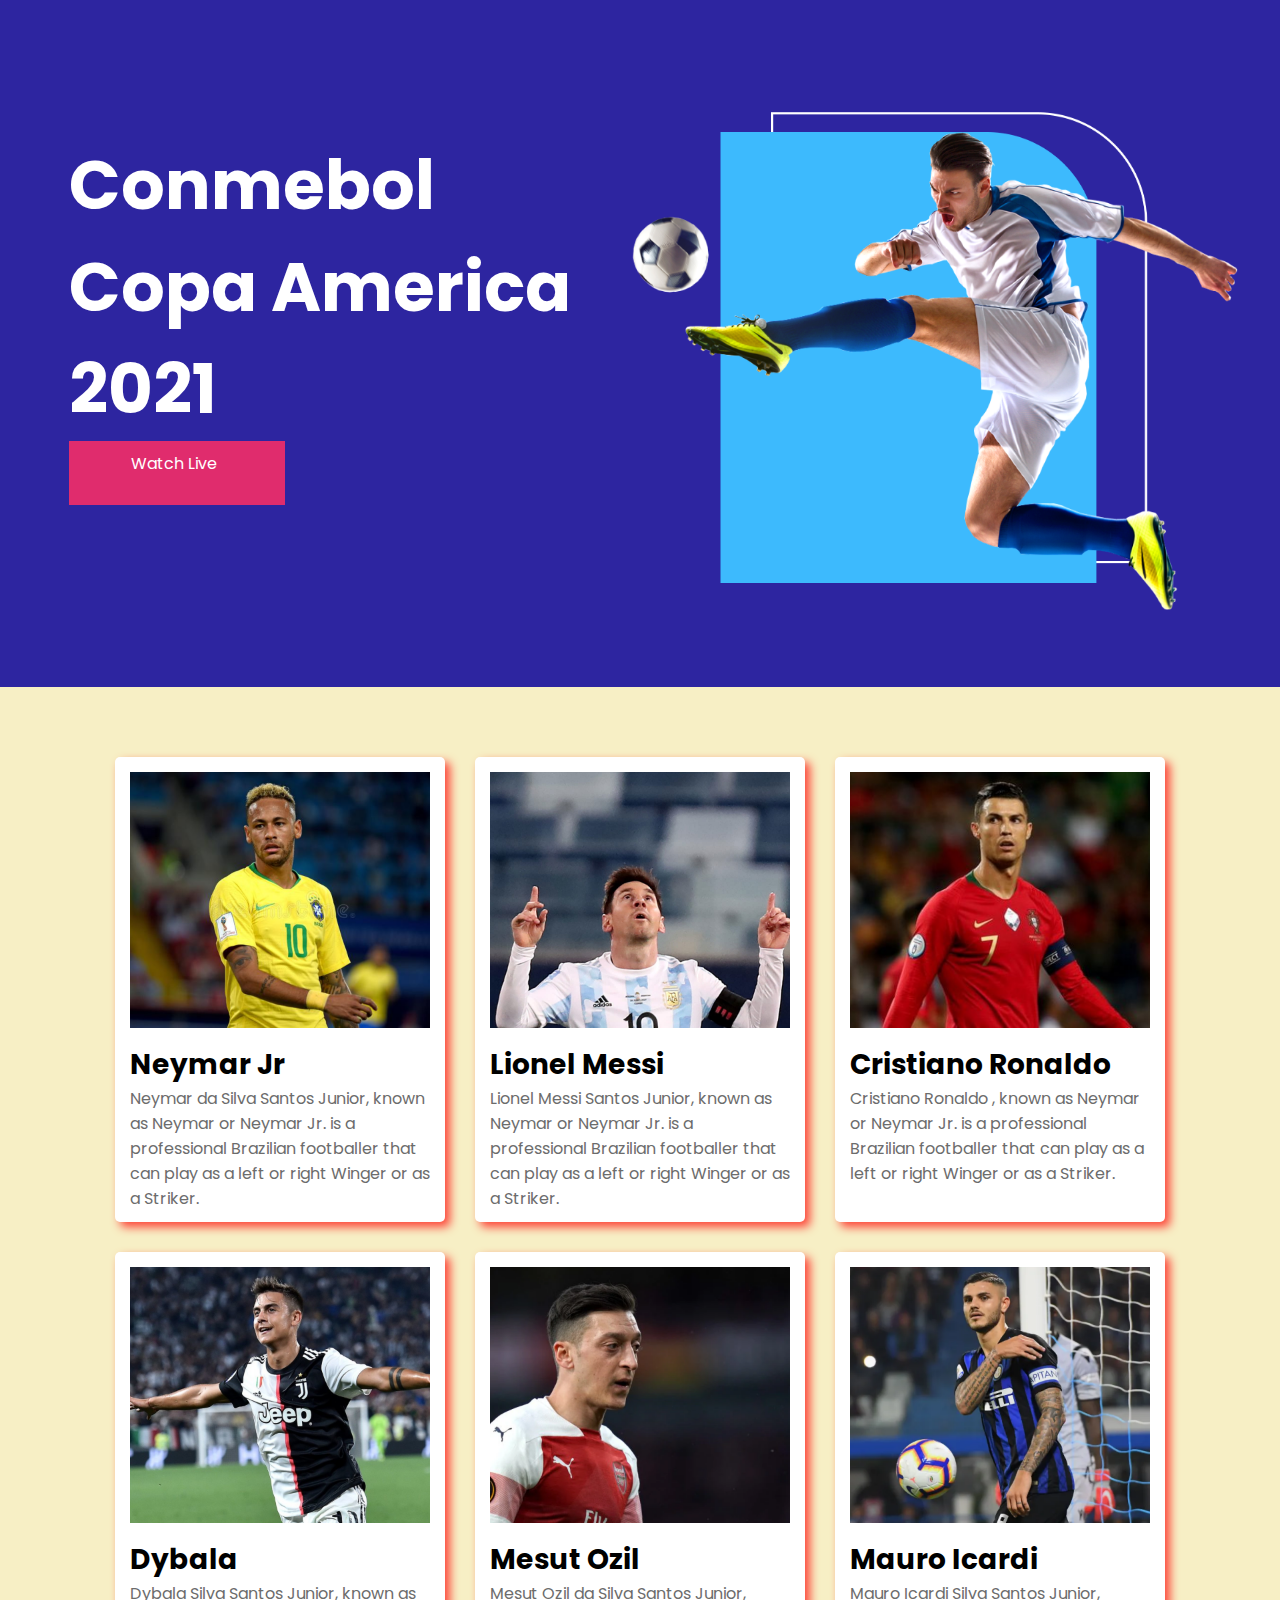
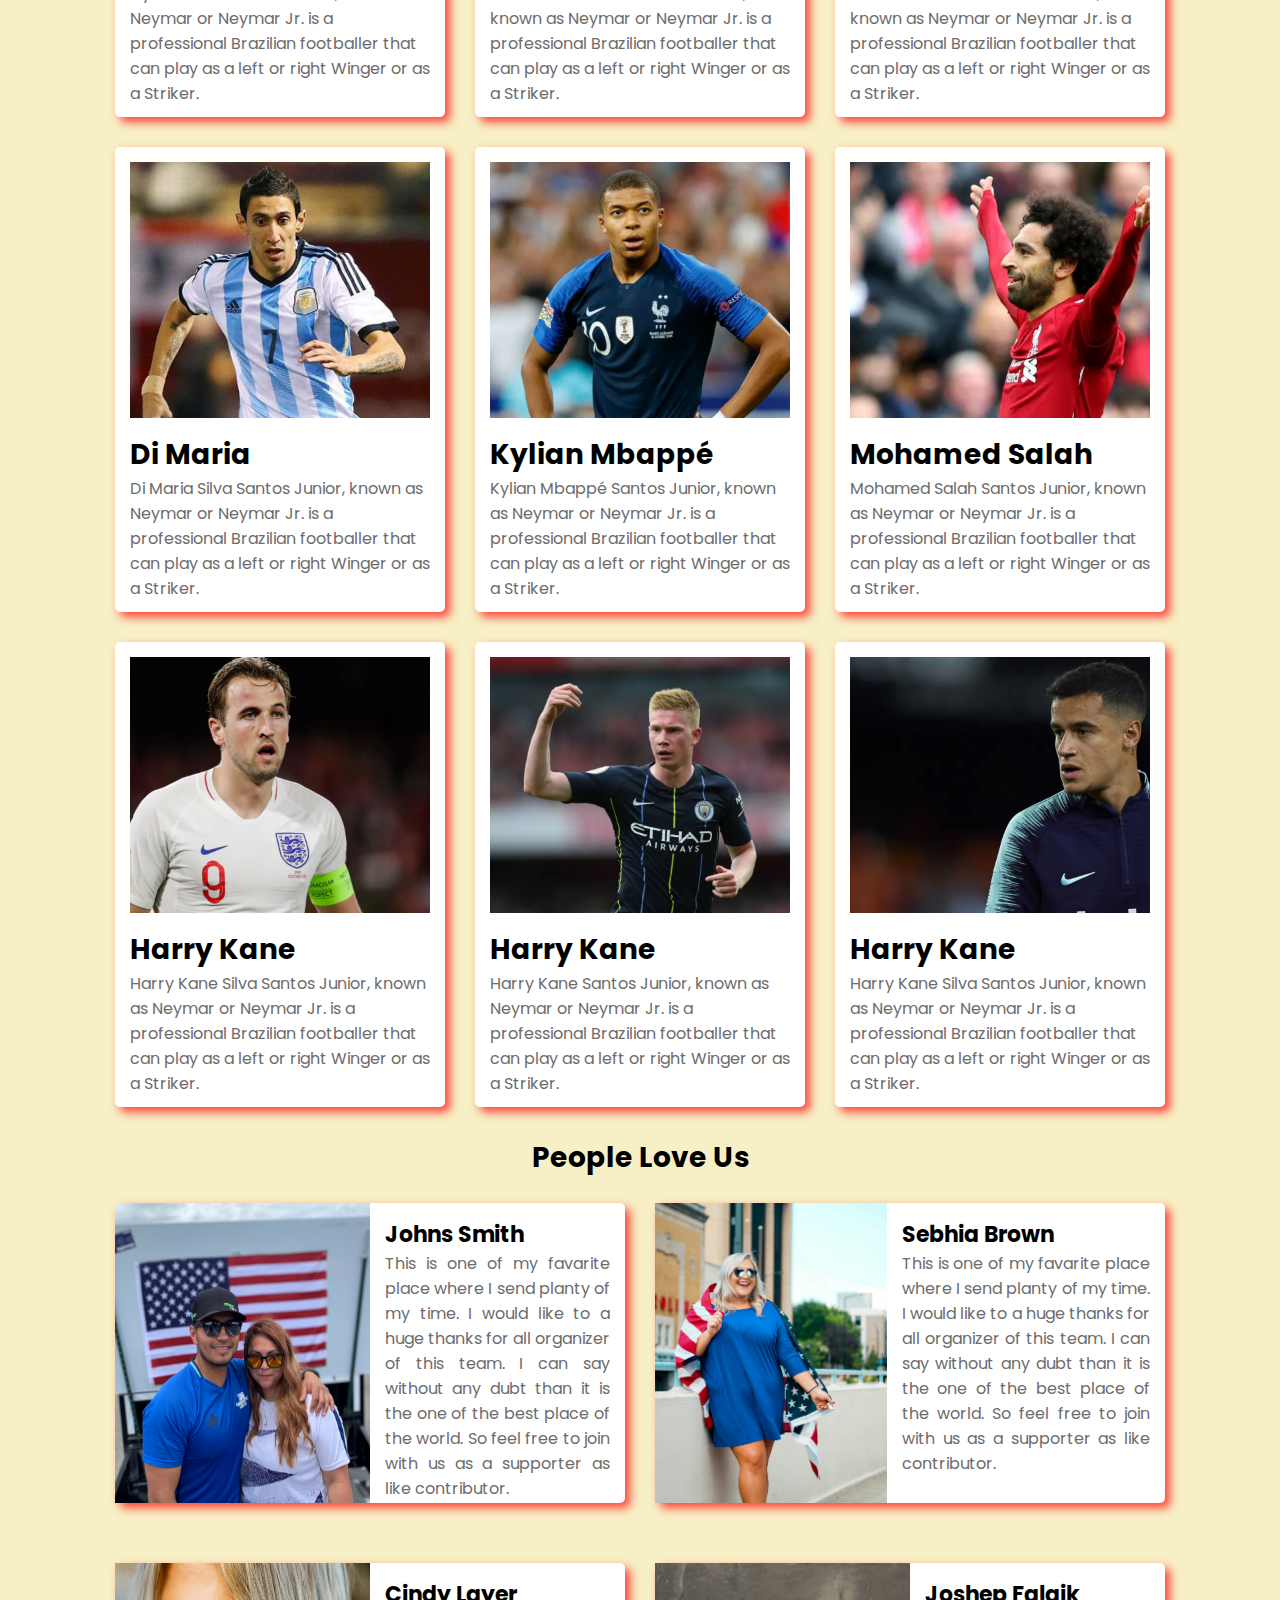
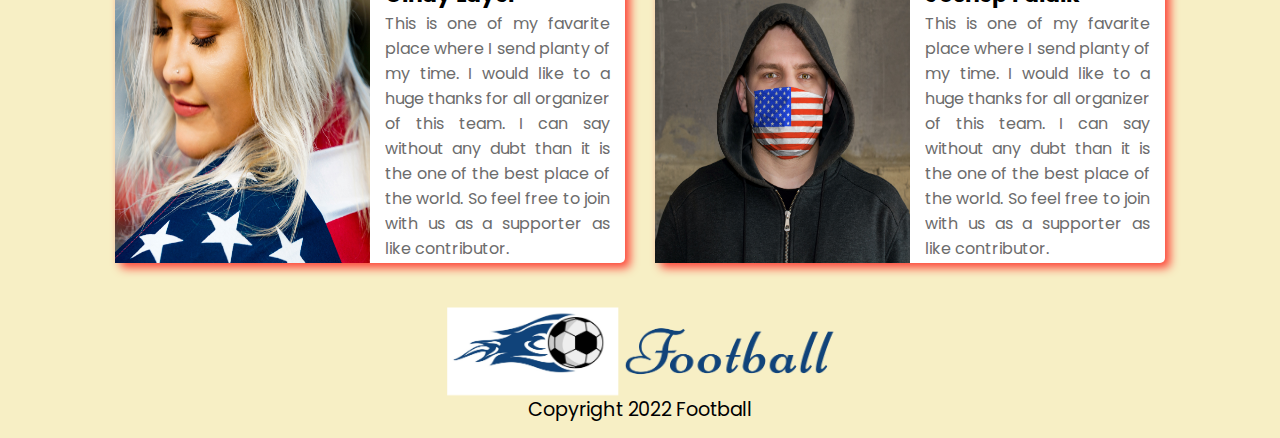
<file: index.html>
<!DOCTYPE html>
<html lang="en">

<head>
    <meta charset="UTF-8">
    <meta http-equiv="X-UA-Compatible" content="IE=edge">
    <meta name="viewport" content="width=device-width, initial-scale=1.0">
    <title>Document</title>
    <!------------------------ 
        Link for Google Fonts
     -------------------------->
    <link rel="preconnect" href="https://fonts.googleapis.com">
    <link rel="preconnect" href="https://fonts.gstatic.com" crossorigin>
    <link href="https://fonts.googleapis.com/css2?family=Poppins:wght@500&display=swap" rel="stylesheet">

    <!---------------------------- 
        Link for Font Awsome
     ----------------------------->
    <link rel="stylesheet" href="https://cdnjs.cloudflare.com/ajax/libs/font-awesome/5.15.3/css/all.min.css"
        integrity="sha512-iBBXm8fW90+nuLcSKlbmrPcLa0OT92xO1BIsZ+ywDWZCvqsWgccV3gFoRBv0z+8dLJgyAHIhR35VZc2oM/gI1w=="
        crossorigin="anonymous" referrerpolicy="no-referrer" />

    <!---------------------------- 
        Link for CSS Style Sheet
     ----------------------------->
    <link rel="stylesheet" href="style.css">
</head>

<body>
    <!---------------------------- 
        Navbar Starts From Here
    ------------------------------->


    <!---------------------------- 
        Header Starts From Here
    ------------------------------->
    <header class="main-heading">
        <div class="container">
            <div>
                <h1 class="heading-title">Conmebol </h1>
                <h1 class="heading-title">Copa America</h1>
                <h1 class="heading-title">2021</h1>
                <div class="button">
                    <a href="#">Watch Live </a>
                    <span><i class="fas fa-arrow-right"></i></span>
                </div>
            </div>
            <div>
                <img class="heading-image" src="images/banner.png" alt="Page heading photo">
            </div>
        </div>
    </header>

    <div class="test"></div>


    <!------------------------------- 
        Card Section Starts From Here
    --------------------------------->
    <Main>
        <section class="cards">
            <div class="single-card">
                <img class="player-iamge" src="images/players/player-1.png" alt="">
                <article class="palyer-info">
                    <h2 class="player-name">Neymar Jr</h2>
                    <p class="player-review"> Neymar da Silva Santos Junior, known as Neymar or Neymar Jr. is a
                        professional Brazilian footballer that can play as a left or right Winger or as a Striker.</p>
                </article>
            </div>


            <div class="single-card">
                <img class="player-iamge" src="images/players/player-2.png" alt="">
                <article class="palyer-info">
                    <h2 class="player-name">Lionel Messi </h2>
                    <p class="player-review"> Lionel Messi Santos Junior, known as Neymar or Neymar Jr. is a
                        professional Brazilian footballer that can play as a left or right Winger or as a Striker.</p>
                </article>
            </div>


            <div class="single-card">
                <img class="player-iamge" src="images/players/player-3.png" alt="">
                <article class="palyer-info">
                    <h2 class="player-name">Cristiano Ronaldo </h2>
                    <p class="player-review"> Cristiano Ronaldo
                        , known as Neymar or Neymar Jr. is a
                        professional Brazilian footballer that can play as a left or right Winger or as a Striker.</p>
                </article>
            </div>


            <div class="single-card">
                <img class="player-iamge" src="images/players/player-4.png" alt="">
                <article class="palyer-info">
                    <h2 class="player-name">Dybala</h2>
                    <p class="player-review"> Dybala Silva Santos Junior, known as Neymar or Neymar Jr. is a
                        professional Brazilian footballer that can play as a left or right Winger or as a Striker.</p>
                </article>
            </div>


            <div class="single-card">
                <img class="player-iamge" src="images/players/player-5.png" alt="">
                <article class="palyer-info">
                    <h2 class="player-name">Mesut Ozil </h2>
                    <p class="player-review"> Mesut Ozil da Silva Santos Junior, known as Neymar or Neymar Jr. is a
                        professional Brazilian footballer that can play as a left or right Winger or as a Striker.</p>
                </article>
            </div>


            <div class="single-card">
                <img class="player-iamge" src="images/players/player-6.png" alt="">
                <article class="palyer-info">
                    <h2 class="player-name">Mauro Icardi </h2>
                    <p class="player-review"> Mauro Icardi Silva Santos Junior, known as Neymar or Neymar Jr. is a
                        professional Brazilian footballer that can play as a left or right Winger or as a Striker.</p>
                </article>
            </div>


            <div class="single-card">
                <img class="player-iamge" src="images/players/player-7.png" alt="">
                <article class="palyer-info">
                    <h2 class="player-name">Di Maria</h2>
                    <p class="player-review"> Di Maria Silva Santos Junior, known as Neymar or Neymar Jr. is a
                        professional Brazilian footballer that can play as a left or right Winger or as a Striker.</p>
                </article>
            </div>


            <div class="single-card">
                <img class="player-iamge" src="images/players/player-8.png" alt="">
                <article class="palyer-info">
                    <h2 class="player-name">Kylian Mbappé </h2>
                    <p class="player-review"> Kylian Mbappé
                        Santos Junior, known as Neymar or Neymar Jr. is a
                        professional Brazilian footballer that can play as a left or right Winger or as a Striker.</p>
                </article>
            </div>


            <div class="single-card">
                <img class="player-iamge" src="images/players/player-9.png" alt="">
                <article class="palyer-info">
                    <h2 class="player-name">Mohamed Salah</h2>
                    <p class="player-review"> Mohamed Salah Santos Junior, known as Neymar or Neymar Jr. is a
                        professional Brazilian footballer that can play as a left or right Winger or as a Striker.</p>
                </article>
            </div>


            <div class="single-card">
                <img class="player-iamge" src="images/players/player-10.png" alt="">
                <article class="palyer-info">
                    <h2 class="player-name">Harry Kane</h2>
                    <p class="player-review"> Harry Kane Silva Santos Junior, known as Neymar or Neymar Jr. is a
                        professional Brazilian footballer that can play as a left or right Winger or as a Striker.</p>
                </article>
            </div>


            <div class="single-card">
                <img class="player-iamge" src="images/players/player-11.png" alt="">
                <article class="palyer-info">
                    <h2 class="player-name">Harry Kane</h2>
                    <p class="player-review"> Harry Kane Santos Junior, known as Neymar or Neymar Jr. is a
                        professional Brazilian footballer that can play as a left or right Winger or as a Striker.</p>
                </article>
            </div>


            <div class="single-card">
                <img class="player-iamge" src="images/players/player-12.png" alt="">
                <article class="palyer-info">
                    <h2 class="player-name">Harry Kane</h2>
                    <p class="player-review"> Harry Kane Silva Santos Junior, known as Neymar or Neymar Jr. is a
                        professional Brazilian footballer that can play as a left or right Winger or as a Striker.</p>
                </article>
            </div>
        </section>

        <!-------------------------------------- 
        Testimonial Section Starts From Here
        ---------------------------------------->
        <header>
            <h1 class="meet">People Love Us</h1>
        </header>

        <section class="testimonial">
            <div class="container-3">
                <img class="testi-image" src="images/testimonal/meet-1.jpg" alt="">
                <div class="testi-info">
                    <h1 class="testi-name">Johns Smith</h1>
                    <p class="testi-about"> This is one of my favarite place where I send planty of my time. I would
                        like to a huge thanks for all organizer of this team. I can say without any dubt than it is the
                        one of the best place of the world. So feel free to join with us as a supporter as like
                        contributor. </p>
                </div>
            </div>

            <div class="container-3">
                <img src="images/testimonal/meet-2.jpg" alt="">
                <div class="testi-info">
                    <h1 class="testi-name">Sebhia Brown</h1>
                    <p class="testi-about"> This is one of my favarite place where I send planty of my time. I would
                        like to a huge thanks for all organizer of this team. I can say without any dubt than it is the
                        one of the best place of the world. So feel free to join with us as a supporter as like
                        contributor. </p>
                </div>
            </div>

            <div class="container-3">
                <img src="images/testimonal/meet-3.jpg" alt="">
                <div class="testi-info">
                    <h1 class="testi-name">Cindy Layer</h1>
                    <p class="testi-about"> This is one of my favarite place where I send planty of my time. I would
                        like to a huge thanks for all organizer of this team. I can say without any dubt than it is the
                        one of the best place of the world. So feel free to join with us as a supporter as like
                        contributor. </p>
                </div>
            </div>

            <div class="container-3">
                <img src="images/testimonal/meet-4.jpg" alt="">
                <div class="testi-info">
                    <h1 class="testi-name">Joshep Falaik</h1>
                    <p class="testi-about"> This is one of my favarite place where I send planty of my time. I would
                        like to a huge thanks for all organizer of this team. I can say without any dubt than it is the
                        one of the best place of the world. So feel free to join with us as a supporter as like
                        contributor. </p>
                </div>
            </div>
        </section>


        <!-------------------------------------- 
        Point Table Section Starts From Here
        ---------------------------------------->
        <section class="gallery">
            <h1 class="section-hading-4"> Leage Table </h1>
            <br>
            <div class="last-grid">
                <div class="winner">
                    <h1 class="winner-1"> Champions</h1>
                    <img class="flag" src="images/flag.png" alt="">
                    <h2 class="c-name">Argentina</h2>
                    <p class="point"> Total Point: 20 </p>
                </div>

                <div class="point-table">
                    <div class="point-table-value">
                        <P class="value"> Country </P>
                    </div>
                    <div class="point-table-value">
                        <P class="value"> GP</P>
                    </div>
                    <div class="point-table-value">
                        <P class="value"> W </P>
                    </div>
                    <div class="point-table-value">
                        <P class="value"> D</P>
                    </div>
                    <div class="point-table-value">
                        <P class="value"> L </P>
                    </div>
                    <div class="point-table-value">
                        <P class="value"> Argintina</P>
                    </div>
                    <div class="point-table-value">
                        <P class="value">7 </P>
                    </div>
                    <div class="point-table-value">
                        <P class="value">8 </P>
                    </div>
                    <div class="point-table-value">
                        <P class="value">9 </P>
                    </div>
                    <div class="point-table-value">
                        <P class="value">10 </P>
                    </div>
                    <div class="point-table-value">
                        <P class="value"> Brazil </P>
                    </div>
                    <div class="point-table-value">
                        <P class="value">12 </P>
                    </div>
                    <div class="point-table-value">
                        <P class="value">13 </P>
                    </div>
                    <div class="point-table-value">
                        <P class="value">14 </P>
                    </div>
                    <div class="point-table-value">
                        <P class="value">15 </P>
                    </div>
                    <div class="point-table-value">
                        <P class="value"> Uruguay </P>
                    </div>
                    <div class="point-table-value">
                        <P class="value">17 </P>
                    </div>
                    <div class="point-table-value">
                        <P class="value">18 </P>
                    </div>
                    <div class="point-table-value">
                        <P class="value">19 </P>
                    </div>
                    <div class="point-table-value">
                        <P class="value">20 </P>
                    </div>
                    <div class="point-table-value">
                        <P class="value">Chile</P>
                    </div>
                    <div class="point-table-value">
                        <P class="value"> 22</P>
                    </div>
                    <div class="point-table-value">
                        <P class="value"> 23</P>
                    </div>
                    <div class="point-table-value">
                        <P class="value"> 24</P>
                    </div>
                    <div class="point-table-value">
                        <P class="value"> 25 </P>
                    </div>
                    <div class="point-table-value">
                        <P class="value"> Paragua </P>
                    </div>
                    <div class="point-table-value">
                        <P class="value"> 27 </P>
                    </div>
                    <div class="point-table-value">
                        <P class="value"> 28 </P>
                    </div>
                    <div class="point-table-value">
                        <P class="value">29 </P>
                    </div>
                    <div class="point-table-value">
                        <P class="value"> 30 </P>
                    </div>
                </div>
            </div>
        </section>
    </Main>
    <!-------------------------- 
        Footer Starts From Here
    ---------------------------->

    <footer class="main-footer">
        <img src="images/Logo.png" alt="">
        <div class="socila-media-icon">
            <i class="fab fa-instagram-square"></i>
            <i class="fab fa-facebook-square"></i>
            <i class="fab fa-whatsapp-square"></i>
            <i class="fab fa-youtube"></i>
            <i class="fab fa-pinterest-square"></i>
        </div>
        <p class="Copy-right">Copyright <span><i class="far fa-copyright"></i></span> 2022 Football</p>
    </footer>
</body>

</html>
</file>
<file: style.css>
/* --------------------------------
Common Style Part Starts From Here
--------------------------------- */
*{
    margin: 0px;
    padding: 0px;
}
body{
    font-family: 'Poppins', sans-serif;
    background-color: #f7efc5;
}

/*-------------------------- 
Navbar Starts From Here
----------------------------*/


/*-------------------------- 
Header Starts From Here
----------------------------*/
.main-heading{
    background-color: #2D25A0;
    padding-top: 135px;
    margin-bottom: 70px;
}
.main-heading:hover .container img{
    transform: scale(1.1);
    transition: transform 3s ease-in-out 0.2s;
}
.container{
    height: 552px;
    width: 1143px;
    margin: 0 auto;
    display: flex;
    justify-content: space-between;
}
.heading-title{
    font-size: 68px;
    font-weight: 700;
    color: white;
}
.button{
    height: 44px;
    width: 168px;
    background-color: #E02C6D;
    color: white;
    padding: 10px 24px 10px 24px;
    text-align: center;
}
.button > a {
    text-decoration: none;
    font-size: 16px;
    color:white;
    margin-right: 5px;
}
.button:hover{
    border: 2px solid white;
}
.button > span {
    color:white;
}
.heading-image{
    width: 556px;
    height: 456px;
}

/*----------------------------- 
Card Section Starts From Here
------------------------------*/
.cards{
    width: 1050px;
    margin: 0 auto;
    display: grid;
    grid-template-columns: 1fr 1fr 1fr;
    grid-row-gap: 30px;
    grid-column-gap: 30px;
}
.single-card{
    width: 300px;
    height: 435px;
    padding:15px;
    background-color: white;
    border-radius: 5px;
    box-shadow: 5px 5px 10px rgba(255, 0, 0, 0.719);
    display: flex;
    flex-direction: column;
}
/* .single-card:hover .single-card{
    border: 1px solid red; */

.player-iamge{
    width: 300px;
    height: 256px;
}
.player-name{
    font-weight: 700px;
    font-size: 28px;
    margin-top: 16px;
    text-align: justify;
}
.palyer-info{
    height: 160px;
    width: 300px;
}
.player-review{
    font-weight: 400px;
    color: #6C6C6C;
}

/*------------------------------------ 
Testimonial Section Starts From Here
-------------------------------------*/
.testimonial{
    display: grid;
    grid-template-columns: 1fr 1fr;
    grid-row-gap: 30px;
    grid-column-gap: 30px;
    width: 1050px;
    margin: 0 auto;
}
.meet{
    margin-top: 30px;
    font-size: 28px;
    font-weight: 700;
    padding-bottom: 24px;
    text-align: center;
}
.container-3{
    width: 510px;
    height: 300px;
    display: flex;
    background-color: white;
    border-radius: 5px;
    box-shadow: 5px 5px 10px rgba(255, 0, 0, 0.719);
    margin-bottom: 30px;
}
.container-3 > img{
    width: 255px;
    height: 300px;
}
.testi-name{
    font-size: 22px;
    font-weight: 700;
}
.testi-info{
    margin-left:15px;
    margin-top: 15px;
    padding-right: 15px;
    overflow: hidden;
}
.testi-about{
    font-size:16px;
    color: #6C6C6C;
    text-align: justify;
}

/*------------------------------------ 
Point table Section Starts From Here
-------------------------------------*/
.gallery {
    width: 1050px;
    background-color: white;
    margin: 0 auto;
    justify-content: space-between;
    border-radius: 5px;
}
.section-hading-4 {
    font-size: 40px;
    font-weight: 700;
    margin: 20px;
    text-align: center;
}
.last-grid{
    display: grid;
    grid-template-columns: 1fr 2fr;
}
.winner{
    width: 290px;
    height: auto;
    padding: 8px;
    margin:20px;
    border-radius: 5px;
    box-shadow: 5px 5px 10px rgba(255, 0, 0, 0.719);
}
.winner h1{
    font-size: 28px;
    font-weight: bold;
}
.winner p{
    font-size: 16px;
}
.flag{
    width: inherit;
    padding-right: 15px;
}
.point-table{
    width: 640px;
    height: auto;
    display: grid;
    grid-template-columns: 2fr 1fr 1fr 1fr 1fr;
    grid-column-gap: 10px;
    grid-row-gap: 10px;
    background-color:rgba(218, 64, 64, 0.774);
    margin:20px;
    padding: 8px;
    align-items: center;
    border-radius: 5px;
    box-shadow: 5px 5px 10px rgba(255, 208, 0, 0.849);
}
.point-table-value{
    display: flex;
    justify-content: center;
    align-items: center;
    height: 30px;
    background-color: violet;
}
.value{
font-size: 16px;
}

/*------------------------ 
Footer Starts From Here
-------------------------*/
.main-footer{
    margin: 40px;
    display: flex;
    flex-direction: column;
    align-items: center;
}
.main-footer img{
    width: 483px;
    height: 110px;
}
.socila-media-icon {
    color: #2e4694;
    font-size: 45px;
    font-weight: bold;
}
.main-footer p{
    font-size: 24px;
}

/*---------------------------------- 
Mobile Responsive Starts From Here
-----------------------------------*/

@media only screen and (max-width: 688px) {
    .container {
        width: 100%;
        flex-wrap: wrap;
        height: auto;
        justify-content: center;
    }
    .container > div{
        display: flex;
        flex-direction: column;
        align-items: center;
        margin-left:20px;
    }
    .heading-title{
        font-size: 32px;
        font-weight: 700;
        color: white;
    }
    .heading-image{
        margin-top: 50px;
        width: 75%;
        height: auto;
    }
    .cards{
        width: 100%;
        grid-template-columns: 1fr;
        justify-items: center;
    }
    .testimonial{
        width: 90%;
        display: grid;
        grid-template-columns: 1fr;
        justify-items: center;
    }
    .container-3{
        width: 100%;
        height: auto;
        display: grid;
        grid-template-columns: 1fr; 
        justify-items: center;
    }
    .testi-about{
        overflow: hidden;
        flex-grow: 1;
    }
    .last-grid{
        width: 100%;
        display: grid;
        grid-template-columns: 1fr;
        justify-items: center;
    }
    .winner{
        width: 200px;
        padding:5%;
        height: auto;
        padding: 8px;
        border-radius: 5px;
        box-shadow: 5px 5px 10px rgba(255, 0, 0, 0.719);
    }
    .section-hading-4{
        width: 100%;
        height: auto;
        padding:5%;
        margin: 0px;
        font-size: 24px;
    }
    .gallery {
        width: 95%;
        height: auto;
        display: grid;
        grid-template-columns: 1fr;
        justify-items: center;
    }
    .point-table{
        width: 80%;
        margin: 0 auto;
    }
    .main-footer{
        transform:scale(0.60);
        margin:0 auto;
    }
  }


  /*---------------------------------- 
Tablet Responsive Starts From Here
-----------------------------------*/

@media only screen and (min-width:689px) and (max-width: 992px)  {
    .container {
        width: 100%;
        flex-wrap: wrap;
        height: auto;
        justify-content: center;
    }
    /* .container > div{
        display: flex;
        flex-direction: column;
        align-items: center;
        margin-left:20px;
    } */
    .heading-title{
        font-size: 32px;
        font-weight: 700;
        color: white;
    }
    /* .heading-image{
        margin-top: 50px;
        width: 75%;
        height: auto;
    } */
    .cards{
        width: 100%;
        grid-template-columns: 1fr 1fr;
        justify-items: center;
    }
    .testimonial{
        width: 85%;
        display: grid;
        grid-template-columns: 1fr;
        justify-items: center;
    }
    /* .container-3{
        width: 100%;
        height: auto;
        display: grid;
        grid-template-columns: 1fr; 
        justify-items: center;
    } */
    .testi-about{
        overflow: hidden;
        flex-grow: 1;
    }
    /* .last-grid{
        max-width: 100%;
        transform: scale(0.80);
        display: grid;
        justify-items: center;
    }
    .winner{
        max-width: 200px;
        height: auto;
        border-radius: 5px;
        box-shadow: 5px 5px 10px rgba(255, 0, 0, 0.719);
    }
    .section-hading-4{
        width: 100%;
        height: auto;
        padding:5%;
        margin: 0px;
        font-size: 42px; */
    }
    .gallery {
        display: none;
        /* width: 95%;
        height: auto;
        display: grid;
        grid-template-columns: 1fr 1fr;
        justify-items: center; */
    }
    /* .point-table{
        width: 80%;
        margin: 0 auto;
    } */
    .main-footer{
        transform:scale(0.80);
        margin:0 auto;
    }
  }

                    /* -----------------------
                                The END 
                    --------------------------*/
</file>
